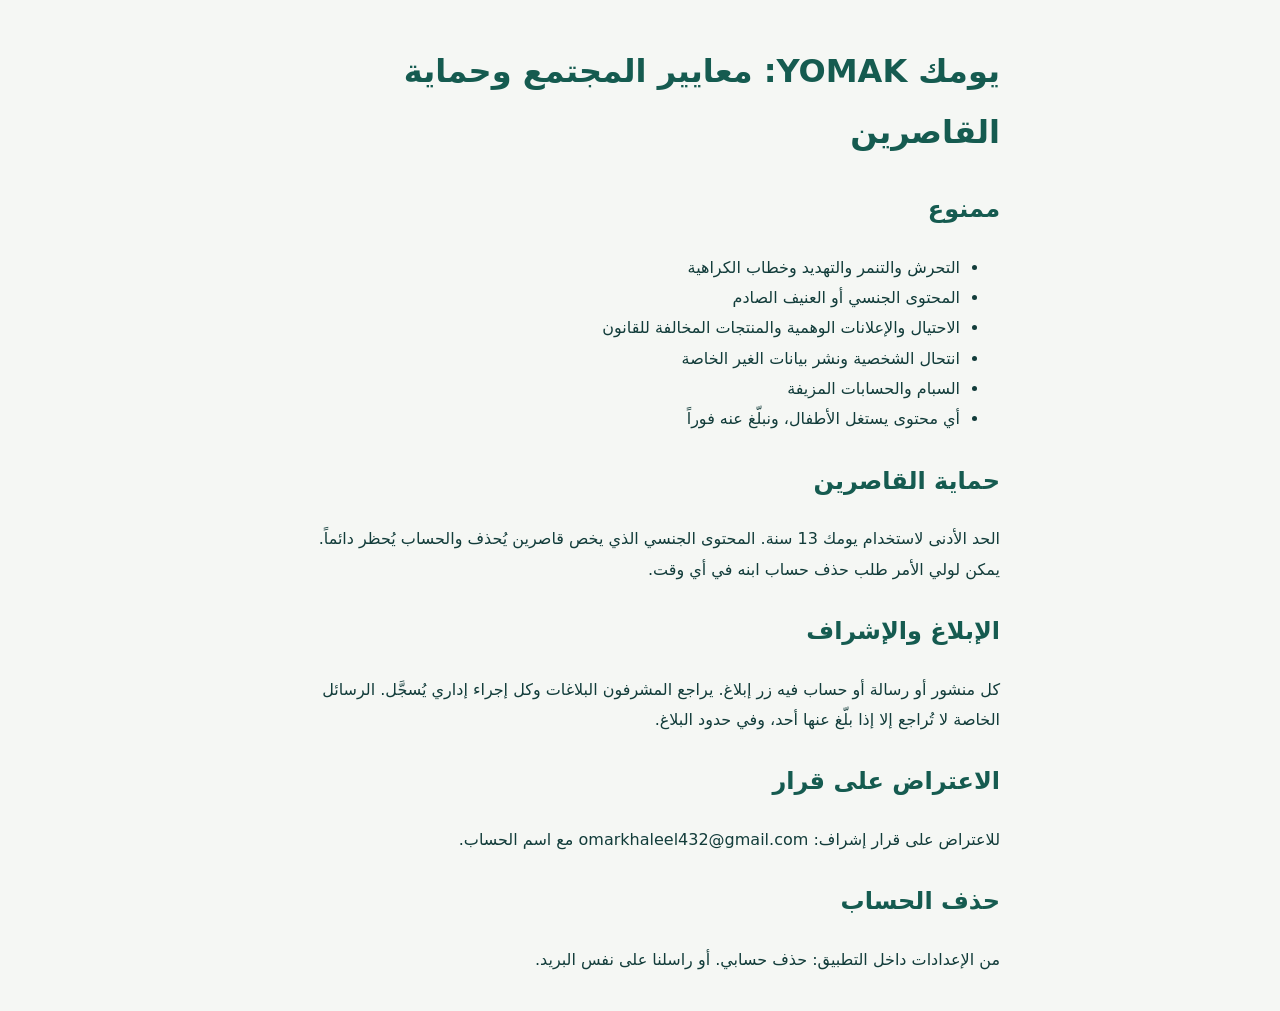
<file: community.html>
<!doctype html><html lang="ar" dir="rtl"><meta charset="utf-8"><meta name="viewport" content="width=device-width,initial-scale=1"><title>معايير المجتمع وحماية القاصرين | يومك YOMAK</title>
<style>body{font-family:system-ui,Tahoma,Arial;max-width:720px;margin:auto;padding:20px;line-height:1.9;color:#123c3a;background:#f5f7f4}h1,h2{color:#155b50}h2{margin-top:24px}</style>
<h1>يومك YOMAK: معايير المجتمع وحماية القاصرين</h1>
<h2>ممنوع</h2><ul><li>التحرش والتنمر والتهديد وخطاب الكراهية</li><li>المحتوى الجنسي أو العنيف الصادم</li><li>الاحتيال والإعلانات الوهمية والمنتجات المخالفة للقانون</li><li>انتحال الشخصية ونشر بيانات الغير الخاصة</li><li>السبام والحسابات المزيفة</li><li>أي محتوى يستغل الأطفال، ونبلّغ عنه فوراً</li></ul>
<h2>حماية القاصرين</h2><p>الحد الأدنى لاستخدام يومك 13 سنة. المحتوى الجنسي الذي يخص قاصرين يُحذف والحساب يُحظر دائماً. يمكن لولي الأمر طلب حذف حساب ابنه في أي وقت.</p>
<h2>الإبلاغ والإشراف</h2><p>كل منشور أو رسالة أو حساب فيه زر إبلاغ. يراجع المشرفون البلاغات وكل إجراء إداري يُسجَّل. الرسائل الخاصة لا تُراجع إلا إذا بلّغ عنها أحد، وفي حدود البلاغ.</p>
<h2>الاعتراض على قرار</h2><p>للاعتراض على قرار إشراف: omarkhaleel432@gmail.com مع اسم الحساب.</p>
<h2>حذف الحساب</h2><p>من الإعدادات داخل التطبيق: حذف حسابي. أو راسلنا على نفس البريد.</p>
</html>
</file>
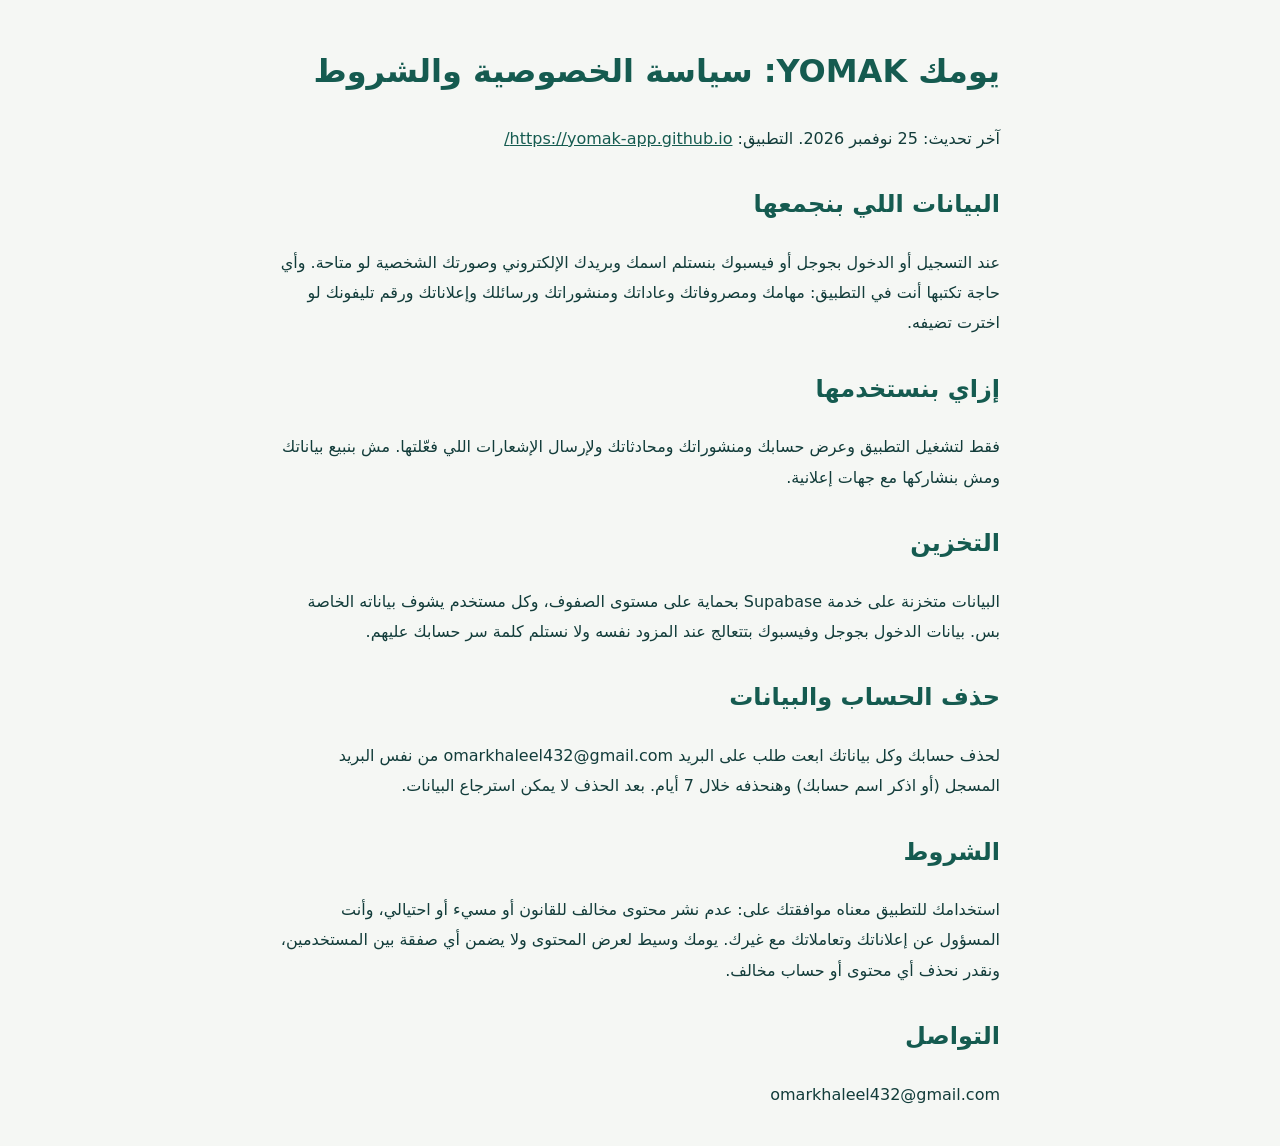
<file: privacy.html>
<!doctype html><html lang="ar" dir="rtl"><meta charset="utf-8"><meta name="viewport" content="width=device-width,initial-scale=1"><title>سياسة الخصوصية والشروط | يومك YOMAK</title>
<style>body{font-family:system-ui,Tahoma,Arial;max-width:720px;margin:auto;padding:20px;line-height:1.9;color:#123c3a;background:#f5f7f4}h1{color:#155b50}h2{margin-top:28px;color:#155b50}a{color:#155b50}</style>
<h1>يومك YOMAK: سياسة الخصوصية والشروط</h1>
<p>آخر تحديث: 25 نوفمبر 2026. التطبيق: <a href="https://yomak-app.github.io/">https://yomak-app.github.io/</a></p>
<h2>البيانات اللي بنجمعها</h2>
<p>عند التسجيل أو الدخول بجوجل أو فيسبوك بنستلم اسمك وبريدك الإلكتروني وصورتك الشخصية لو متاحة. وأي حاجة تكتبها أنت في التطبيق: مهامك ومصروفاتك وعاداتك ومنشوراتك ورسائلك وإعلاناتك ورقم تليفونك لو اخترت تضيفه.</p>
<h2>إزاي بنستخدمها</h2>
<p>فقط لتشغيل التطبيق وعرض حسابك ومنشوراتك ومحادثاتك ولإرسال الإشعارات اللي فعّلتها. مش بنبيع بياناتك ومش بنشاركها مع جهات إعلانية.</p>
<h2>التخزين</h2>
<p>البيانات متخزنة على خدمة Supabase بحماية على مستوى الصفوف، وكل مستخدم يشوف بياناته الخاصة بس. بيانات الدخول بجوجل وفيسبوك بتتعالج عند المزود نفسه ولا نستلم كلمة سر حسابك عليهم.</p>
<h2 id="delete">حذف الحساب والبيانات</h2>
<p>لحذف حسابك وكل بياناتك ابعت طلب على البريد omarkhaleel432@gmail.com من نفس البريد المسجل (أو اذكر اسم حسابك) وهنحذفه خلال 7 أيام. بعد الحذف لا يمكن استرجاع البيانات.</p>
<h2>الشروط</h2>
<p>استخدامك للتطبيق معناه موافقتك على: عدم نشر محتوى مخالف للقانون أو مسيء أو احتيالي، وأنت المسؤول عن إعلاناتك وتعاملاتك مع غيرك. يومك وسيط لعرض المحتوى ولا يضمن أي صفقة بين المستخدمين، ونقدر نحذف أي محتوى أو حساب مخالف.</p>
<h2>التواصل</h2>
<p>omarkhaleel432@gmail.com</p>
</html>
</file>
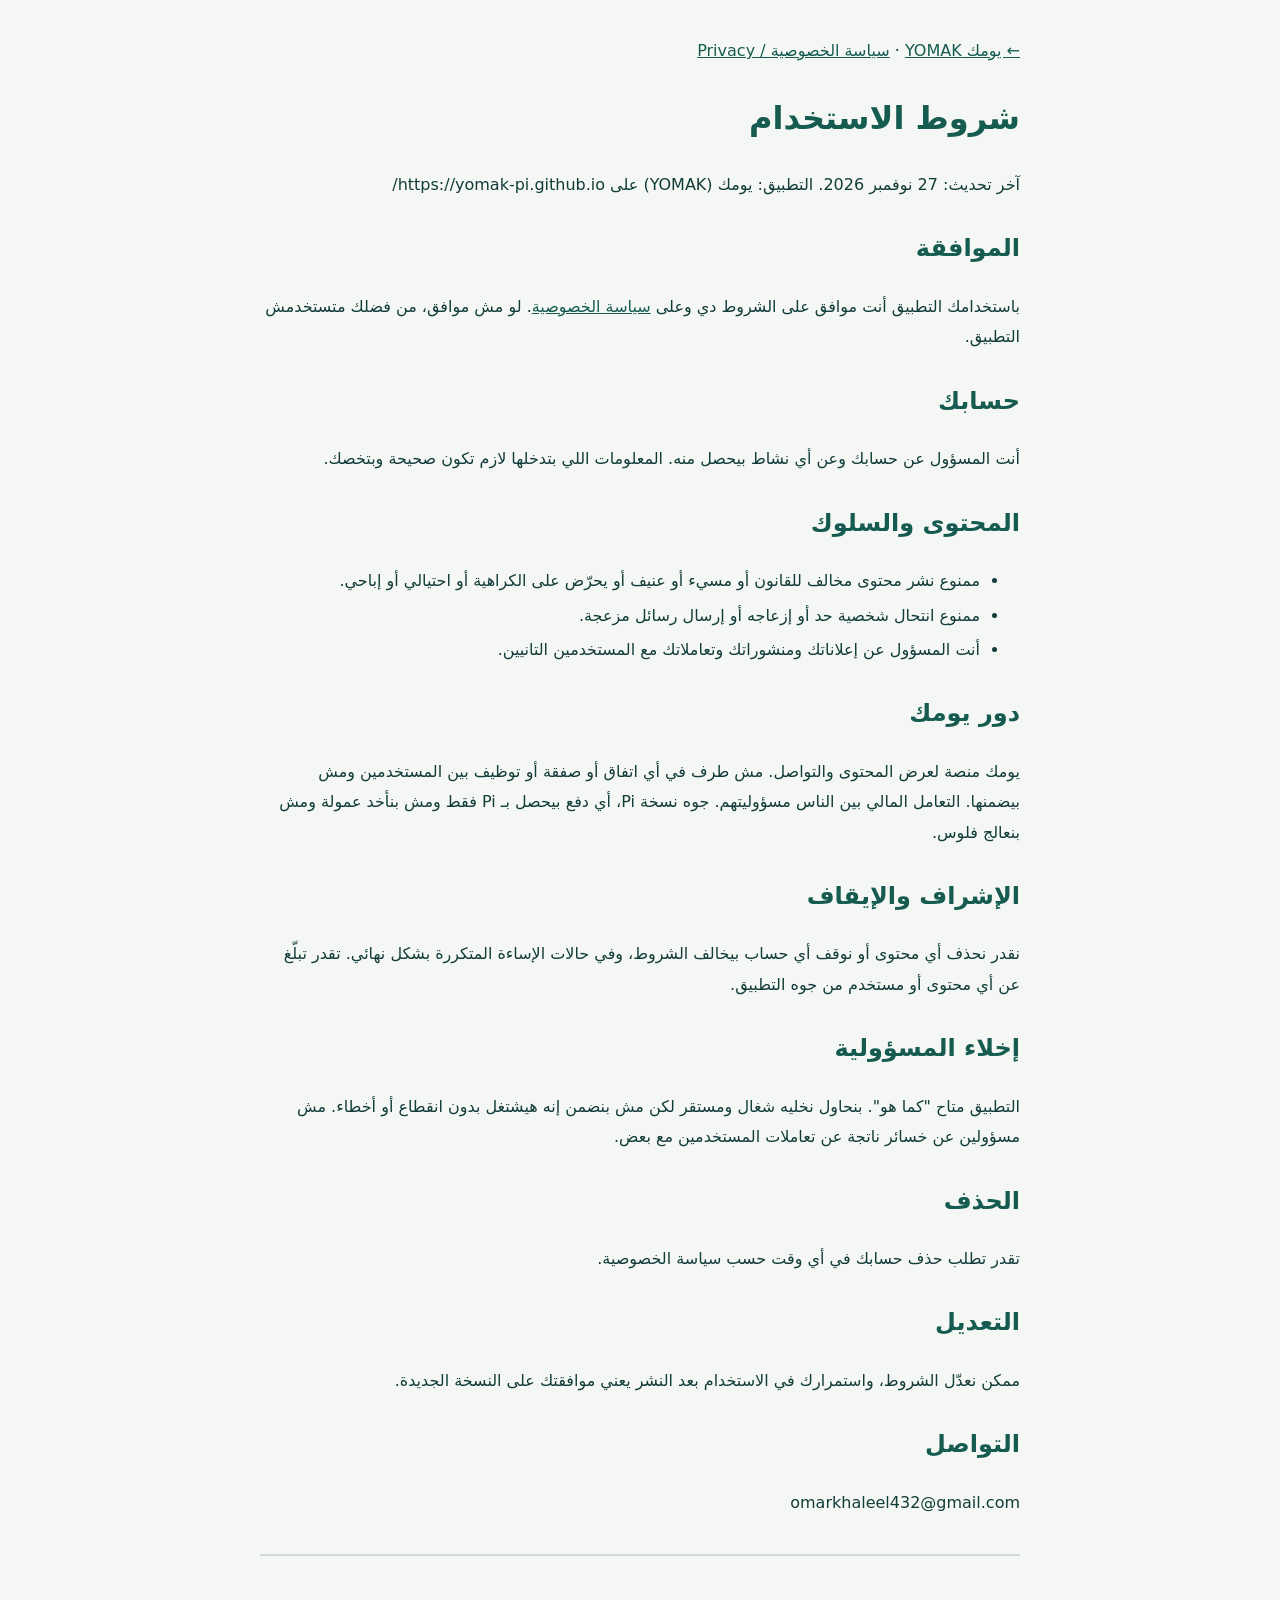
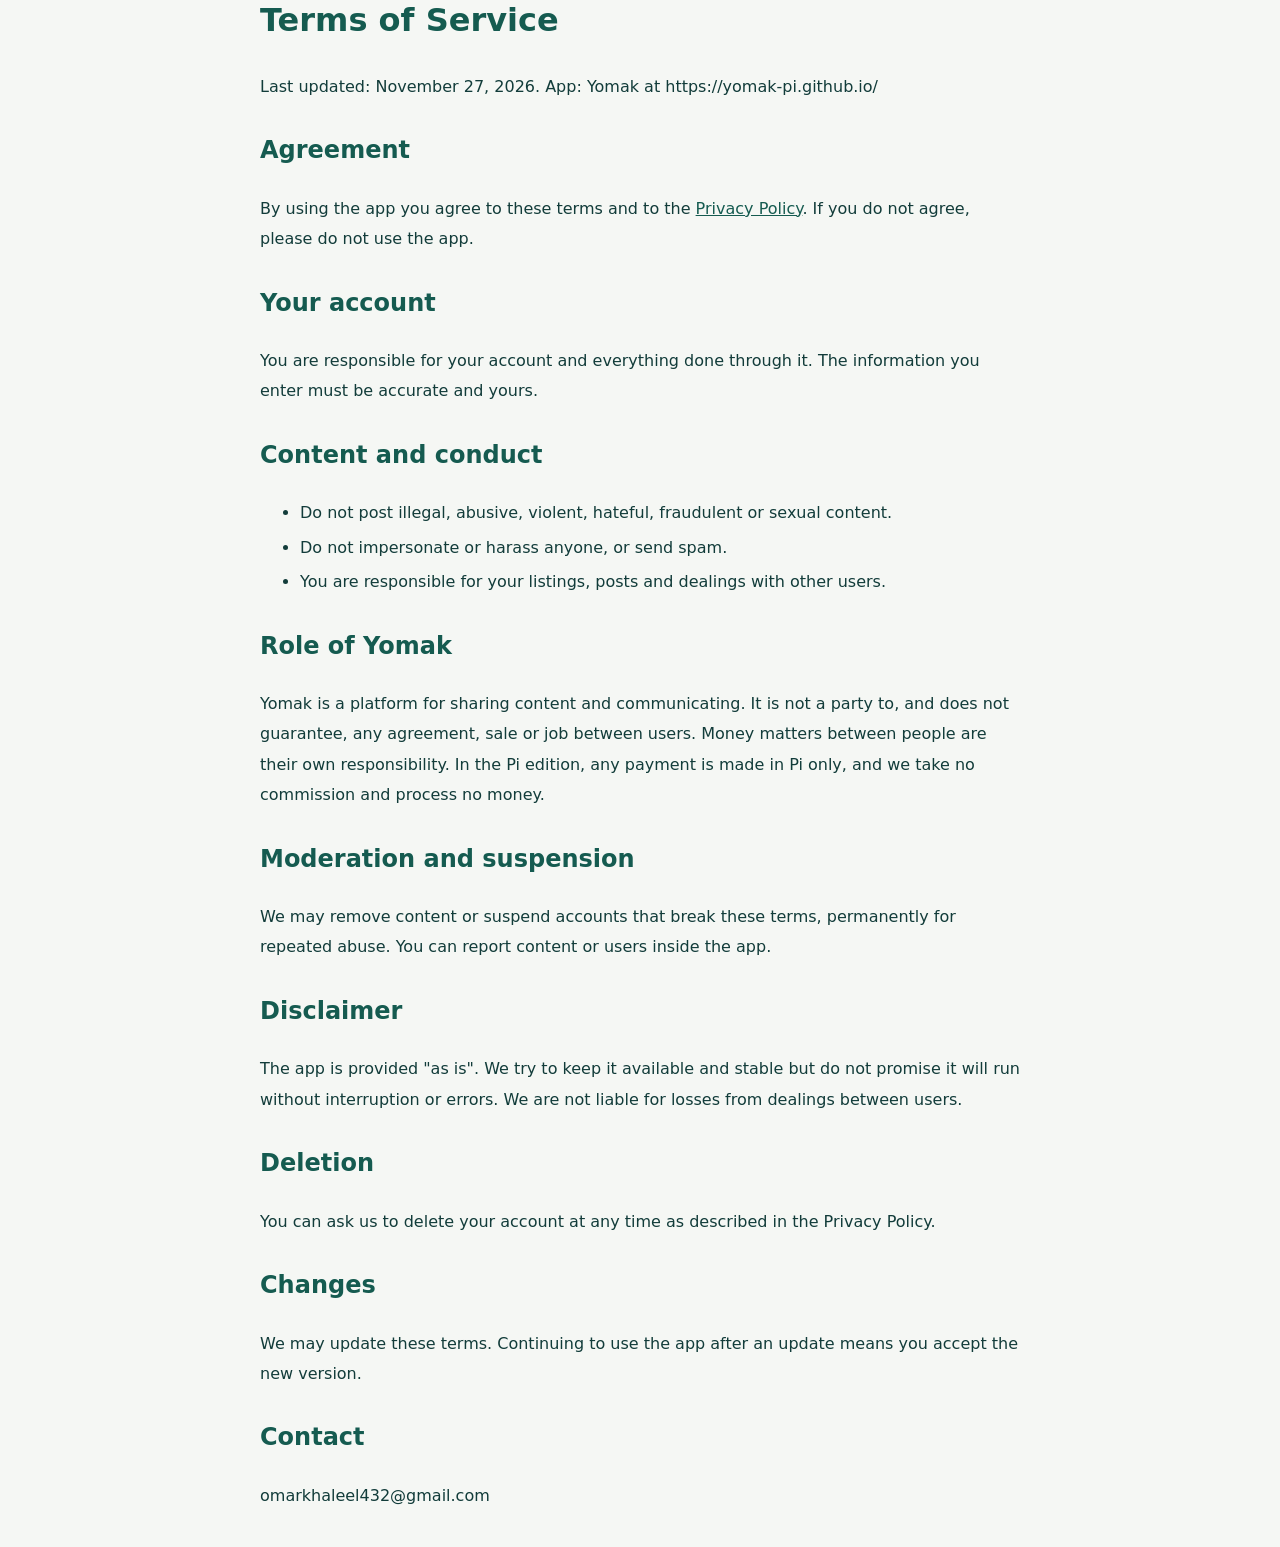
<file: terms.html>
<!doctype html><html lang="ar" dir="rtl"><head><meta charset="utf-8"><meta name="viewport" content="width=device-width,initial-scale=1"><title>شروط الاستخدام / Terms of Service | يومك YOMAK</title><style>body{font-family:system-ui,Tahoma,Arial;max-width:760px;margin:auto;padding:20px;line-height:1.9;color:#123c3a;background:#f5f7f4}h1{color:#155b50}h2{margin-top:26px;color:#155b50}.en{direction:ltr;text-align:left;border-top:2px solid #cfdcd6;margin-top:36px;padding-top:12px}a{color:#155b50}li{margin:4px 0}</style></head><body>
<p><a href="./">← يومك YOMAK</a> · <a href="privacy.html">سياسة الخصوصية / Privacy</a></p>
<h1>شروط الاستخدام</h1><p>آخر تحديث: 27 نوفمبر 2026. التطبيق: يومك (YOMAK) على https://yomak-pi.github.io/</p>
<h2>الموافقة</h2><p>باستخدامك التطبيق أنت موافق على الشروط دي وعلى <a href="privacy.html">سياسة الخصوصية</a>. لو مش موافق، من فضلك متستخدمش التطبيق.</p>
<h2>حسابك</h2><p>أنت المسؤول عن حسابك وعن أي نشاط بيحصل منه. المعلومات اللي بتدخلها لازم تكون صحيحة وبتخصك.</p>
<h2>المحتوى والسلوك</h2><ul><li>ممنوع نشر محتوى مخالف للقانون أو مسيء أو عنيف أو يحرّض على الكراهية أو احتيالي أو إباحي.</li><li>ممنوع انتحال شخصية حد أو إزعاجه أو إرسال رسائل مزعجة.</li><li>أنت المسؤول عن إعلاناتك ومنشوراتك وتعاملاتك مع المستخدمين التانيين.</li></ul>
<h2>دور يومك</h2><p>يومك منصة لعرض المحتوى والتواصل. مش طرف في أي اتفاق أو صفقة أو توظيف بين المستخدمين ومش بيضمنها. التعامل المالي بين الناس مسؤوليتهم. جوه نسخة Pi، أي دفع بيحصل بـ Pi فقط ومش بنأخد عمولة ومش بنعالج فلوس.</p>
<h2>الإشراف والإيقاف</h2><p>نقدر نحذف أي محتوى أو نوقف أي حساب بيخالف الشروط، وفي حالات الإساءة المتكررة بشكل نهائي. تقدر تبلّغ عن أي محتوى أو مستخدم من جوه التطبيق.</p>
<h2>إخلاء المسؤولية</h2><p>التطبيق متاح "كما هو". بنحاول نخليه شغال ومستقر لكن مش بنضمن إنه هيشتغل بدون انقطاع أو أخطاء. مش مسؤولين عن خسائر ناتجة عن تعاملات المستخدمين مع بعض.</p>
<h2>الحذف</h2><p>تقدر تطلب حذف حسابك في أي وقت حسب سياسة الخصوصية.</p>
<h2>التعديل</h2><p>ممكن نعدّل الشروط، واستمرارك في الاستخدام بعد النشر يعني موافقتك على النسخة الجديدة.</p>
<h2>التواصل</h2><p>omarkhaleel432@gmail.com</p>
<div class="en" lang="en" dir="ltr">
<h1>Terms of Service</h1><p>Last updated: November 27, 2026. App: Yomak at https://yomak-pi.github.io/</p>
<h2>Agreement</h2><p>By using the app you agree to these terms and to the <a href="privacy.html">Privacy Policy</a>. If you do not agree, please do not use the app.</p>
<h2>Your account</h2><p>You are responsible for your account and everything done through it. The information you enter must be accurate and yours.</p>
<h2>Content and conduct</h2><ul><li>Do not post illegal, abusive, violent, hateful, fraudulent or sexual content.</li><li>Do not impersonate or harass anyone, or send spam.</li><li>You are responsible for your listings, posts and dealings with other users.</li></ul>
<h2>Role of Yomak</h2><p>Yomak is a platform for sharing content and communicating. It is not a party to, and does not guarantee, any agreement, sale or job between users. Money matters between people are their own responsibility. In the Pi edition, any payment is made in Pi only, and we take no commission and process no money.</p>
<h2>Moderation and suspension</h2><p>We may remove content or suspend accounts that break these terms, permanently for repeated abuse. You can report content or users inside the app.</p>
<h2>Disclaimer</h2><p>The app is provided "as is". We try to keep it available and stable but do not promise it will run without interruption or errors. We are not liable for losses from dealings between users.</p>
<h2>Deletion</h2><p>You can ask us to delete your account at any time as described in the Privacy Policy.</p>
<h2>Changes</h2><p>We may update these terms. Continuing to use the app after an update means you accept the new version.</p>
<h2>Contact</h2><p>omarkhaleel432@gmail.com</p>
</div></body></html>
</file>
